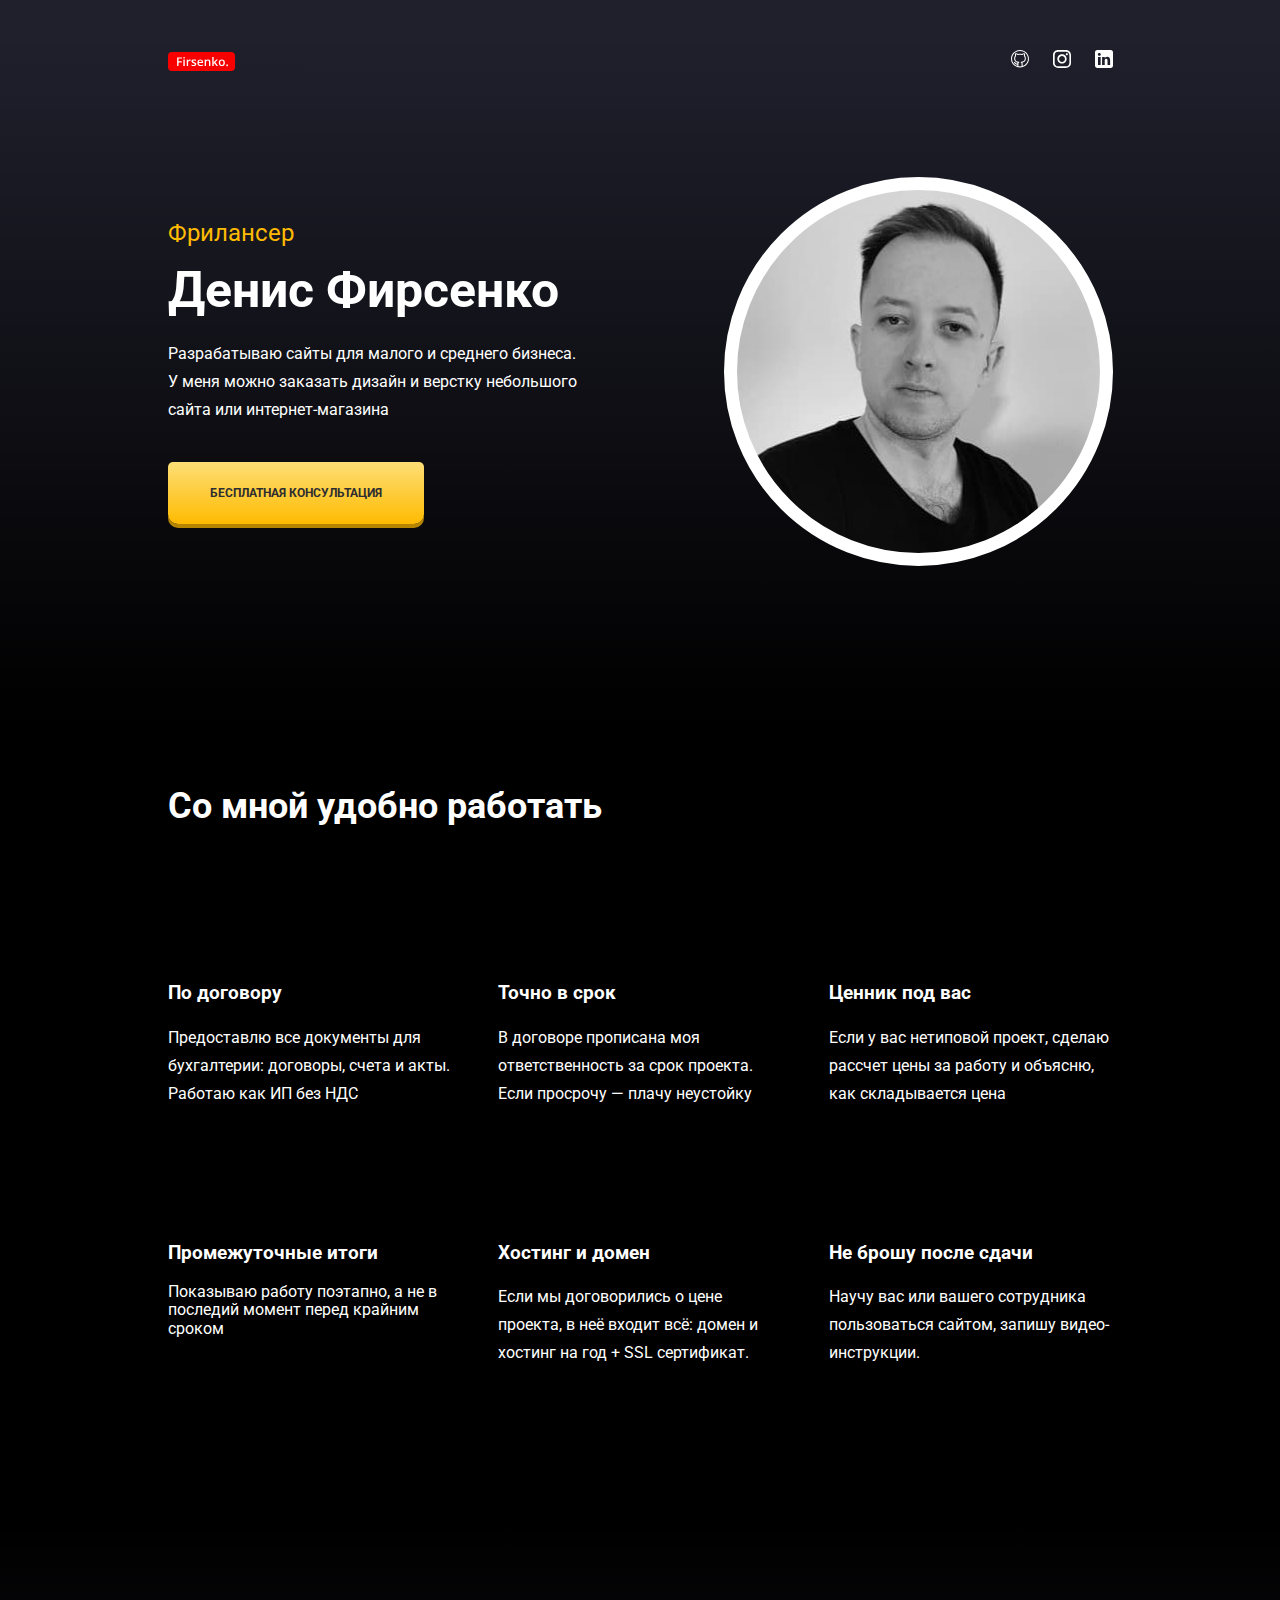
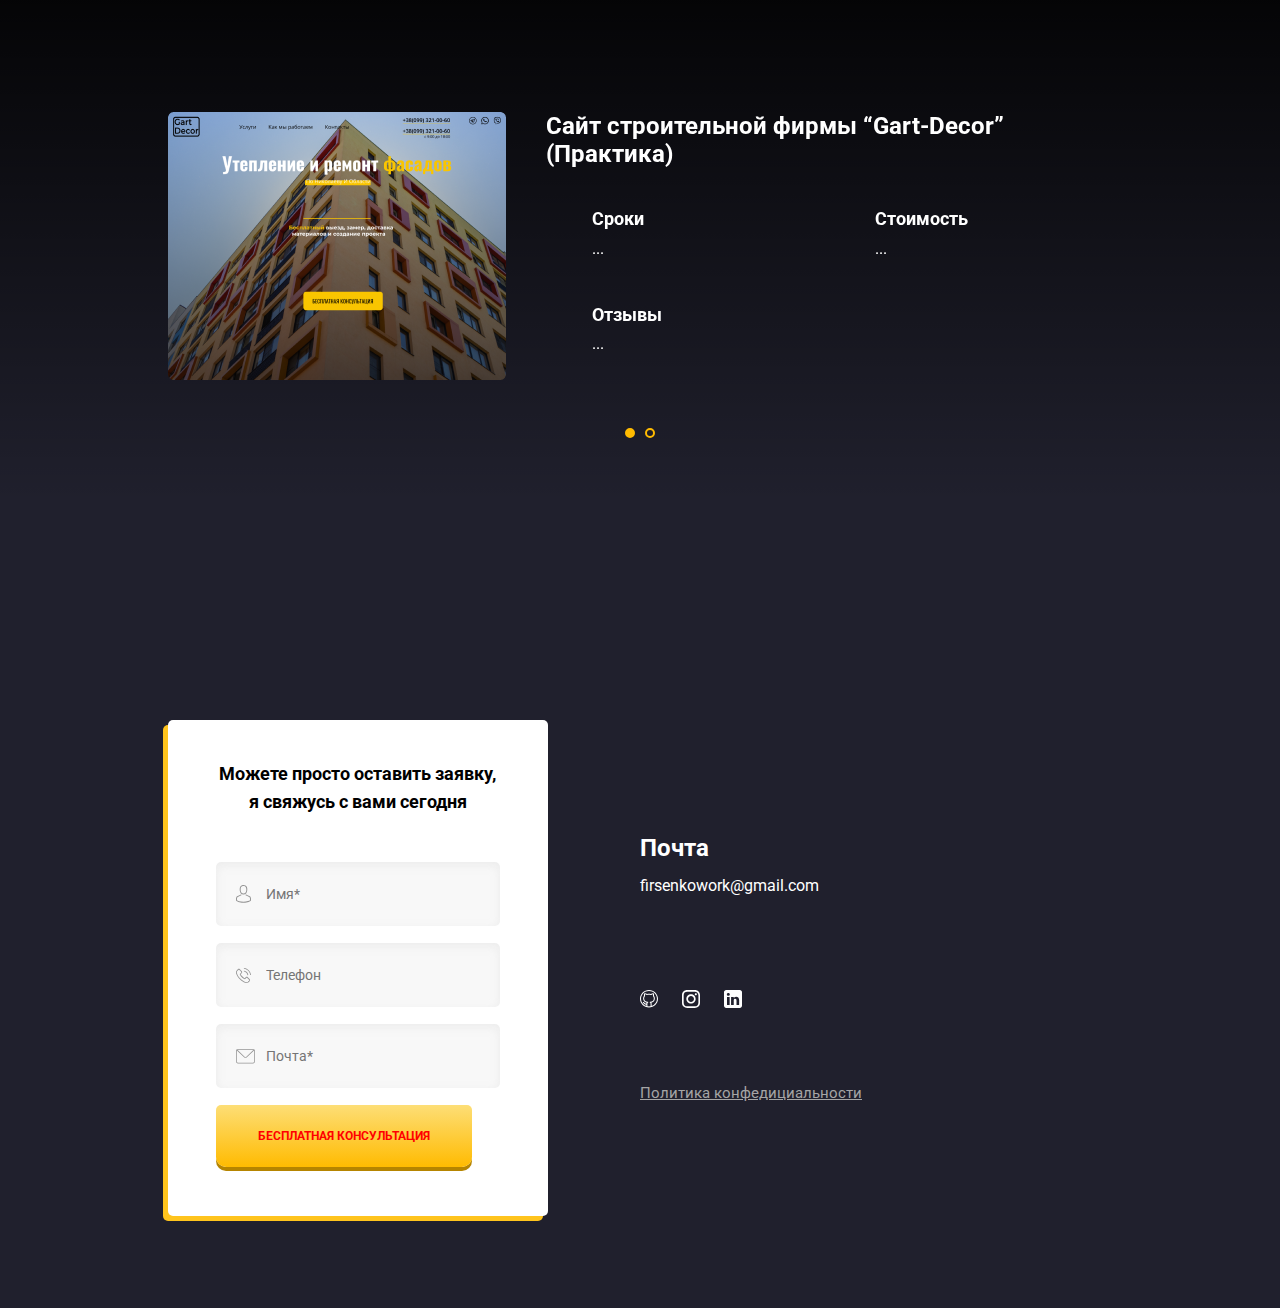
<file: index.html>
<!DOCTYPE html>
<html lang="ru">
  <head>
    <meta charset="UTF-8" />
    <meta http-equiv="X-UA-Compatible" content="IE=edge" />
    <meta name="viewport" content="width=device-width, initial-scale=1.0" />
    <title>Денис Фирсенко - фрилансер и веб разработчик</title>
    <link rel="preconnect" href="https://fonts.googleapis.com" />
    <link rel="preconnect" href="https://fonts.gstatic.com" crossorigin />
    <link href="https://fonts.googleapis.com/css2?family=Roboto:wght@400;700&display=swap" rel="stylesheet" />
    <link rel="stylesheet" href="css/swiper-bundle.min.css " />
    <link rel="stylesheet" href="css/animate.min.css" />
    <link rel="shortcut icon" href="img/favicon.ico" />
    <link rel="stylesheet" href="css/style.css" />
  </head>
  <body>
    <header class="hero">
      <div class="container">
        <div class="hero-header">
          <img src="img\logo.svg" alt="GLO Academy" class="logo" />
          <div class="social-links">
            <a target="_blank" href="https://github.com/firsenkowork" class="social-link"><img src="img\social\github.svg" alt="github" /></a>
            <a target="_blank" href="https://www.instagram.com/denisfirsenko/" class="social-link"
              ><img src="img\social\instagram.svg" alt="instagram"
            /></a>
            <a target="_blank" href="https://www.linkedin.com/in/denis-firsenko-207407227/" class="social-link"
              ><img src="img\social\linkedin.svg" alt="linkedin" />
            </a>
          </div>
          <!-- /.social-links -->
        </div>
        <!-- /.hero-header -->

        <!-- / HERO -->
        <div class="hero-content">
          <div class="hero-text">
            <span class="hero-subtitle wow fadeInRight">Фрилансер</span>
            <h1 class="hero-title wow fadeInRight">Денис Фирсенко</h1>
            <p class="hero-description">
              Разрабатываю сайты для малого и среднего бизнеса. У меня можно заказать дизайн и верстку небольшого сайта или интернет-магазина
            </p>
            <button class="button hero-button wow fadeInUp" data-toggle="modal" data-wow-delay="0.5s">
              <div class="hero-button__text">Бесплатная консультация</div>
            </button>
          </div>
          <!-- /.hero-text -->
          <div class="hero-avatar"></div>
          <!-- /.hero-avater -->
        </div>
        <!-- /.hero-content -->
      </div>
      <!-- /.container -->
    </header>
    <!-- /.header -->

    <!-- /FEATURES -->
    <main>
      <section class="features section">
        <div class="container">
          <h2 class="section-title">Со мной удобно работать</h2>
          <div class="features-block">
            <div class="features-item">
              <img src="/img/icons/offer.svg" alt="Icons:offer" class="features-image wow fadeInDown" />
              <h3 class="feature-title">По договору</h3>
              <p class="features-text">Предоставлю все документы для бухгалтерии: договоры, счета и акты. Работаю как ИП без НДС</p>
            </div>
            <div class="features-item">
              <img src="/img/icons/deadline.svg" alt="Icons:deadline" class="features-image wow fadeInDown" />
              <h3 class="feature-title">Точно в срок</h3>
              <p class="features-text">В договоре прописана моя ответственность за срок проекта. Если просрочу — плачу неустойку</p>
            </div>
            <div class="features-item">
              <img src="/img/icons/agreement.svg" alt="Icon:agreement" class="features-image wow fadeInDown" />
              <h3 class="feature-title">Ценник под вас</h3>
              <p class="features-text">Если у вас нетиповой проект, сделаю рассчет цены за работу и объясню, как складывается цена</p>
            </div>
            <div class="features-item">
              <img src="/img/icons/steps.svg" alt="Icons:steps" class="features-image wow fadeInDown" />
              <h3 class="feature-title">Промежуточные итоги</h3>
              <p class="features-text"></p>
              Показываю работу поэтапно, а не в последий момент перед крайним сроком
            </div>
            <div class="features-item">
              <img src="/img/icons/storage.svg" alt="Icons:storage" class="features-image wow fadeInDown" />
              <h3 class="feature-title">Хостинг и домен</h3>
              <p class="features-text">Если мы договорились о цене проекта, в неё входит всё: домен и хостинг на год + SSL сертификат.</p>
            </div>
            <div class="features-item">
              <img src="/img/icons/conversation.svg" alt="Icon:conversation" class="features-image wow fadeInDown" />
              <h3 class="feature-title">Не брошу после сдачи</h3>
              <p class="features-text">Научу вас или вашего сотрудника пользоваться сайтом, запишу видео-инструкции.</p>
            </div>
          </div>
          <!-- /.features-block -->
        </div>
        <!-- /.container -->
      </section>
      <!-- /.features -->

      <!-- /. CЛАЙДЕР -->
      <section class="section projects">
        <div class="container">
          <h2 class="section-title wow fadeInDown">Последние проекты</h2>

          <div class="swiper projects-slider">
            <div class="swiper-wrapper">
              <!-- Slides -->
              <div class="swiper-slide projects-slide">
                <a target="_blank" href="https://firsenkowork.github.io/GartDecor/"
                  ><img src="/img/Gartdecor.png" alt="Сайт строительной фирмы “Gartdecor”" class="projects-image img"
                /></a>
                <div class="projects-text">
                  <a target="_blank" href="https://firsenkowork.github.io/GartDecor/" class="projects-link"
                    ><h3 class="projects-title">Сайт строительной фирмы “Gart-Decor” (Практика)</h3></a
                  >
                  <div class="projects-time">
                    <img src="/img/icons/slide/time-icon.svg" alt="icon:time-icon" class="projects-icon wow fadeInUp" />
                    <div class="projects-description">
                      <h4 class="projects-subtitle">Сроки</h4>
                      <p class="projects-paragraph">...</p>
                    </div>
                  </div>
                  <!-- /.project-time -->
                  <div class="projects-cost">
                    <img src="/img/icons/slide/cost-icon.svg" alt="icon:cost-icon" class="projects-icon wow fadeInUp" />
                    <div class="projects-description">
                      <h4 class="projects-subtitle">Стоимость</h4>
                      <p class="projects-paragraph">...</p>
                    </div>
                  </div>
                  <!-- /.project-cost -->
                  <div class="projects-feedback">
                    <img src="/img/icons/slide/feedback-icon.svg" alt="icon:feedback-icon" class="projects-icon wow fadeInUp" />
                    <div class="projects-description">
                      <h4 class="projects-subtitle">Отзывы</h4>
                      <p class="projects-paragraph">...</p>
                    </div>
                  </div>
                  <!-- /.project-feedback -->
                </div>
                <!-- /.project-text -->
              </div>

              <div class="swiper-slide projects-slide">
                <a target="_blank" href="https://firsenkowork.github.io/design/"
                  ><img src="/img/design.png" alt="Сайт “Дизайн”" class="projects-image img"
                /></a>
                <div class="projects-text">
                  <a target="_blank" href="https://firsenkowork.github.io/design/" class="projects-link"
                    ><h3 class="projects-title">Сайт "Дизайн" (Практика)</h3></a
                  >
                  <div class="projects-time">
                    <img src="/img/icons/slide/time-icon.svg" alt="icon:time-icon" class="projects-icon" />
                    <div class="projects-description">
                      <h4 class="projects-subtitle">Сроки</h4>
                      <p class="projects-paragraph">...</p>
                    </div>
                  </div>
                  <!-- /.project-time -->
                  <div class="projects-cost">
                    <img src="/img/icons/slide/cost-icon.svg" alt="icon:cost-icon" class="projects-icon" />
                    <div class="projects-description">
                      <h4 class="projects-subtitle">Стоимость</h4>
                      <p class="projects-paragraph">...</p>
                    </div>
                  </div>
                  <!-- /.project-cost -->
                  <div class="projects-feedback">
                    <img src="/img/icons/slide/feedback-icon.svg" alt="icon:feedback-icon" class="projects-icon" />
                    <div class="projects-description">
                      <h4 class="projects-subtitle">Отзывы</h4>
                      <p class="projects-paragraph">...</p>
                    </div>
                  </div>
                  <!-- /.project-feedback -->
                </div>
                <!-- /.project-text -->
              </div>
            </div>
            <!-- /.wrapper -->
            <div class="projects-pagination"></div>
          </div>
          <!--/.swiper projects-slider  -->
        </div>
        <!-- /.container -->
      </section>
    </main>

    <!-- /FOOTER -->
    <footer class="section">
      <div class="container">
        <h2 class="section-title wow fadeInDown">Свяжитесь со мной</h2>

        <div class="contacts-block">
          <form action="sand.php" method="POST" class="contacts-form form">
            <h4 class="contacts-form__title">Можете просто оставить заявку, я свяжусь с вами сегодня</h4>
            <input type="text" class="input input-name" placeholder="Имя*" name="name" required />
            <input type="phone" class="input input-phone" placeholder="Телефон" name="phone" />
            <input type="email" class="input input-mail" placeholder="Почта*" name="email" required />
            <button class="button form-button" type="submit">Бесплатная консультация</button>
          </form>
          <!-- /.contacts-form -->
          <div class="contacts-text">
            <div class="contacts-data">
              <!-- <div class="contacts-phone">
                <h4 class="contacts-title">WhatsApp</h4>
                <a href="tel:+48795787706" class="contacts-link">+48 000-000-000</a>
              </div> -->
              <!-- /.contacts-phone -->
              <div class="contacts-mail">
                <h4 class="contacts-title">Почта</h4>
                <a target="_blank" href="mailto:firsenkowork@gmail.com" class="contacts-link">firsenkowork@gmail.com</a>
              </div>
              <!-- /.contacts-mail -->
              <!-- <div class="contacts-social">
                <h4 class="contacts-title">Coцсети</h4>
                <a href="#" class="contacts-link">t.me/ivanov</a>
                <a href="#" class="contacts-link">vk.me/ivanov</a>
                <a href="#" class="contacts-link">fb.me/ivanov</a>
              </div> -->
              <!-- /.contacts-social -->
            </div>
            <!-- /.contatcs-data -->
            <div class="social-links">
              <a target="_blank" href="https://github.com/firsenkowork" class="social-link"><img src="img\social\github.svg" alt="github" /></a>
              <a target="_blank" href="https://www.instagram.com/denisfirsenko/" class="social-link"
                ><img src="img\social\instagram.svg" alt="instagram"
              /></a>
              <a target="_blank" href="https://www.linkedin.com/in/denis-firsenko-207407227/" class="social-link"
                ><img src="img\social\linkedin.svg" alt="linkedin" />
              </a>
            </div>
            <!-- /.social-links -->

            <a href="#" class="contacts-policy">Политика конфедициальности</a>
          </div>
          <!-- /.contacts-taxt -->
        </div>
        <!-- /.contacts-block -->
      </div>
      <!-- /.container -->
    </footer>

    <div class="modal">
      <div class="modal-overlay"></div>
      <div class="modal-dialog">
        <a href="#" class="modal-close">
          <img src="img/icons/close.svg" alt="icon:image" />
        </a>
        <form action="sand.php" method="POST" class="modal-form form">
          <h4 class="modal-form__title">Можете просто оставить заявку, я свяжусь с вами сегодня</h4>
          <input type="text" class="modal-input modal-input__name" placeholder="Ваше имя*" minlength="3" name="name" required />
          <input type="tel" class="modal-input modal-input__phone" data-tel-input maxlength="18" placeholder="Ваш телефон" name="phone" />
          <input type="email" class="modal-input modal-input__mail" placeholder="Почта*" name="email" required />
          <button class="button modal-button">Отправить</button>
        </form>
      </div>
    </div>
    <!-- /.modal -->

    <script src="js/swiper-bundle.min.js"></script>
    <script src="js/wow.min.js"></script>
    <script src="js/jquery-3.6.0.min.js"></script>
    <script src="js/jquery.validate.min.js"></script>
    <script src="js/main.js"></script>
  </body>
</html>
</file>
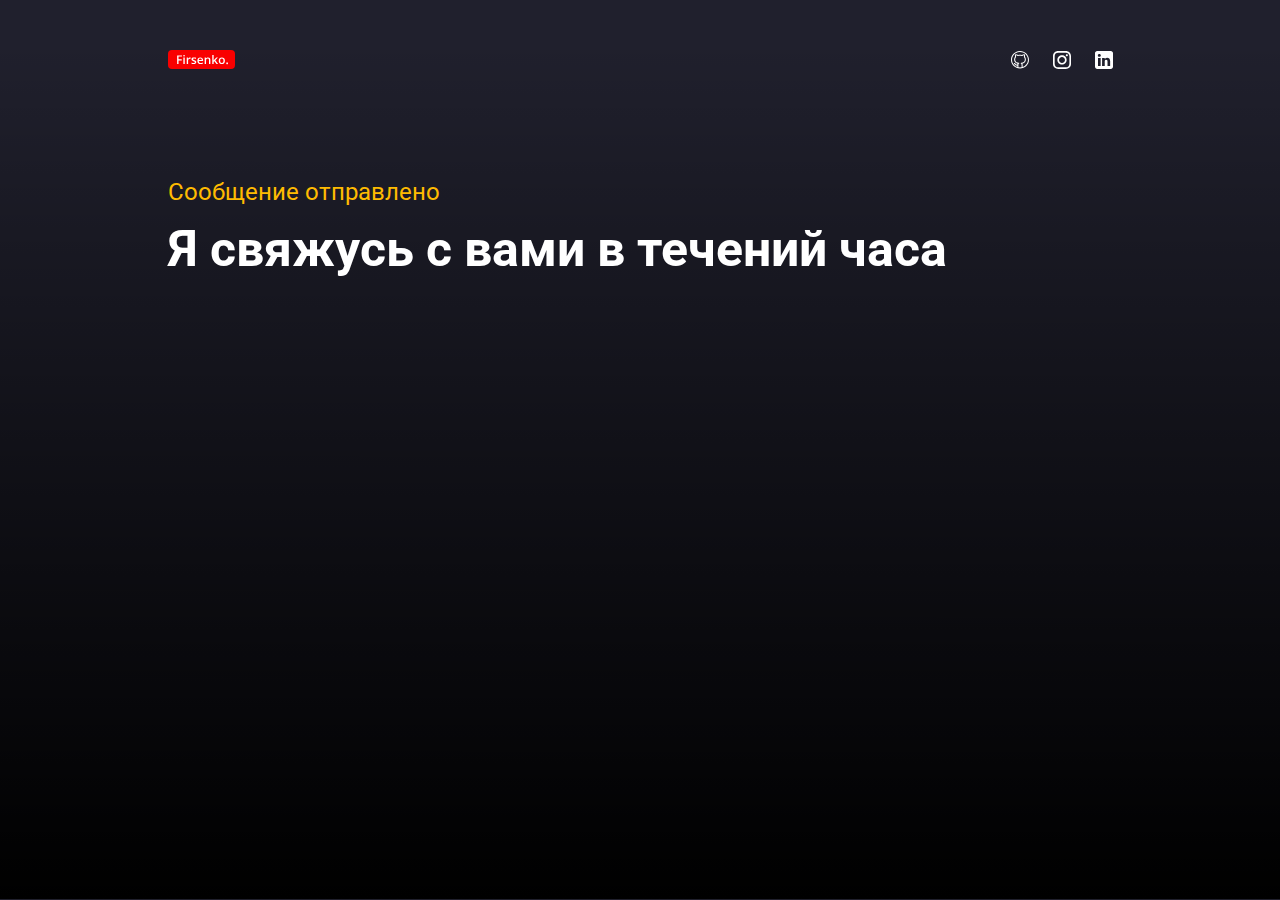
<file: thankyou.html>
<!DOCTYPE html>
<html lang="ru">
  <head>
    <meta charset="UTF-8" />
    <meta http-equiv="X-UA-Compatible" content="IE=edge" />
    <meta name="viewport" content="width=device-width, initial-scale=1.0" />
    <link rel="stylesheet" href="css/style.css" />
    <title>Денис Фирсенко - фрилансер и веб разработчик</title>
    <link rel="preconnect" href="https://fonts.googleapis.com" />
    <link rel="preconnect" href="https://fonts.gstatic.com" crossorigin />
    <link href="https://fonts.googleapis.com/css2?family=Roboto:wght@400;700&display=swap" rel="stylesheet" />
    <link rel="stylesheet" href="css/swiper-bundle.min.css " />
    <link rel="stylesheet" href="css/animate.min.css" />
    <link rel="stylesheet" href="css/style.css" />
    <link rel="shortcut icon" href="img/favicon.ico">
  </head>
  <body>
    <header class="page">
      <div class="container">
        <div class="hero-header">
          <a href="index.html">
            <img src="img\logo.svg" alt="GLO Academy" class="logo" /> 
          </a>
          <div class="social-links">
            <a target="_blank" href="https://github.com/firsenkowork" class="social-link"><img src="img\social\github.svg" alt="github" /></a>
            
            <a target="_blank" href="https://www.instagram.com/denisfirsenko/" class="social-link"><img src="img\social\instagram.svg" alt="instagram" /></a>
            <a target="_blank" href="https://www.linkedin.com/in/denis-firsenko-207407227/" class="social-link"
              ><img src="img\social/linkedin.svg" alt="linkedin" />
            </a>
          </div>
          <!-- /.social-links -->
        </div>
        <!-- /.hero-header -->

        <!-- / HERO -->
        <div class="hero-content">
          <div class="hero-text">
            <span class="hero-subtitle wow fadeInRight">Сообщение отправлено</span>
            <h1 class="hero-title wow fadeInRight">Я свяжусь с вами в течений часа</h1>
          </div>
          <!-- /.hero-text -->
        </div>
        <!-- /.hero-content -->
      </div>
      <!-- /.container -->
    </header>
    <!-- /.header -->

    <script src="js/swiper-bundle.min.js"></script>
    <script src="js/wow.min.js"></script>
    <script src="js/jquery-3.6.0.min.js"></script>
    <script src="js/jquery.validate.min.js"></script>
    <script src="js/main.js"></script>
  </body>
</html>
</file>
<file: css/style.css>
*{box-sizing:border-box}body{background-color:#20202D;color:#fff;margin:0;font-family:'Roboto', sans-serif}button{text-decoration:none;color:#2E2E30}.invalid{color:#FFBB01;border-bottom:1px solid #FFBB01}.container{width:90%;max-width:945px;margin:auto}.section{padding-top:64px;padding-bottom:92px}.section-title{font-weight:bold;font-size:36px;line-height:42px;margin:0;margin-bottom:84px}.button{background:linear-gradient(180deg, #FDDE76 0%, #FFBB01 100%);text-decoration:none;box-shadow:0px 4px 0px #B68500;border:none;border-radius:5px 5px 10px 10px;padding:24px 42px;font-size:12px;line-height:14px;font-weight:bold;text-transform:uppercase;top:0;position:relative;transition-duration:0.5s}.button:hover{top:1px;background:linear-gradient(180deg, #FEA725 0%, #FFBB01 100%);box-shadow:0px 0px 0px;border-radius:5px 5px 5px 5px;transition-duration:0.5s}/*! normalize.css v8.0.1 | MIT License | github.com/necolas/normalize.css */html{line-height:1.15;-webkit-text-size-adjust:100%}body{margin:0}main{display:block}h1{font-size:2em;margin:0.67em 0}hr{box-sizing:content-box;height:0;overflow:visible}pre{font-family:monospace, monospace;font-size:1em}a{background-color:transparent}abbr[title]{border-bottom:none;text-decoration:underline;text-decoration:underline dotted}b,strong{font-weight:bolder}code,kbd,samp{font-family:monospace, monospace;font-size:1em}small{font-size:80%}sub,sup{font-size:75%;line-height:0;position:relative;vertical-align:baseline}sub{bottom:-0.25em}sup{top:-0.5em}img{border-style:none}button,input,optgroup,select,textarea{font-family:inherit;font-size:100%;line-height:1.15;margin:0}button,input{overflow:visible}button,select{text-transform:none}button,[type="button"],[type="reset"],[type="submit"]{-webkit-appearance:button}button::-moz-focus-inner,[type="button"]::-moz-focus-inner,[type="reset"]::-moz-focus-inner,[type="submit"]::-moz-focus-inner{border-style:none;padding:0}button:-moz-focusring,[type="button"]:-moz-focusring,[type="reset"]:-moz-focusring,[type="submit"]:-moz-focusring{outline:1px dotted ButtonText}fieldset{padding:0.35em 0.75em 0.625em}legend{box-sizing:border-box;color:inherit;display:table;max-width:100%;padding:0;white-space:normal}progress{vertical-align:baseline}textarea{overflow:auto}[type="checkbox"],[type="radio"]{box-sizing:border-box;padding:0}[type="number"]::-webkit-inner-spin-button,[type="number"]::-webkit-outer-spin-button{height:auto}[type="search"]{-webkit-appearance:textfield;outline-offset:-2px}[type="search"]::-webkit-search-decoration{-webkit-appearance:none}::-webkit-file-upload-button{-webkit-appearance:button;font:inherit}details{display:block}summary{display:list-item}template{display:none}[hidden]{display:none}.hero{padding-top:50px;padding-bottom:155px;background:linear-gradient(0.01deg, #000 .01%, rgba(0,0,0,0) 95.44%)}.hero-header{display:flex;justify-content:space-between;align-items:center;margin-bottom:105px}.hero-content{display:flex;justify-content:space-between;align-items:center}.hero-subtitle{display:inline-block;font-size:24px;line-height:28px;color:#FFBB01;margin-bottom:14px}.hero-title{font-weight:bold;font-size:50px;line-height:59px;margin-top:0px;margin-bottom:20px}.hero-description{font-size:16px;line-height:28px;max-width:420px;margin:0;margin-bottom:38px}.hero-avatar{width:389px;height:389px;background-color:#fff;border-radius:50%;background-image:url("../img/avatar.jpg");background-repeat:no-repeat;background-position:center top;border:13px solid #fff}.hero-button__text{color:#2E2E30}.social-link{margin-left:20px}.social-link:first-child{margin-left:0}.features{background:#000000}.features-block{display:flex;flex-wrap:wrap;justify-content:space-between}.features-item{flex-basis:30%;margin-bottom:63px}.features-image{display:block;margin-bottom:22px}.features-title{font-weight:bold;font-size:24px;line-height:28px;margin:0;margin-bottom:16px}.features-text{font-weight:normal;font-size:16px;line-height:28px;margin:0}.projects{background:linear-gradient(180deg, #000 0%, rgba(0,0,0,0) 95.44%)}.projects-slide{display:flex;align-items:flex-start;justify-content:space-between}.projects-pagination{display:flex;align-items:center;justify-content:center;margin-top:44px}.projects-bullet{display:inline-block;width:10px;height:10px;border:2px solid #FFBB01;border-radius:50%;margin-left:5px;margin-right:5px}.projects-bullet__active{background-color:#FFBB01}.projects-text{flex-basis:60%;display:flex;flex-wrap:wrap}.projects-link{text-decoration:none;color:inherit}.projects-title{flex-basis:100%;font-weight:bold;font-size:24px;line-height:28px;margin:0;margin-bottom:41px}.projects-time,.projects-cost{flex-basis:50%;margin-bottom:44px}.projects-time,.projects-cost,.projects-feedback{display:flex;align-items:flex-start}.projects-subtitle{font-weight:bold;font-size:18px;line-height:21p;margin:0;margin-bottom:7px}.projects-paragraph{font-weight:normal;font-size:16px;line-height:150%;margin:0}.projects-icon{margin-right:16px}.contacts-block{display:flex;justify-content:space-between;align-items:center}.contacts-text{flex-basis:50%}.contacts-form{background:#FFFFFF;box-shadow:-5px 5px 0px #FFC41D;border-radius:5px;max-width:380px;padding-top:40px;padding-left:48px;padding-right:48px;padding-bottom:49px}.contacts-form__title{font-weight:bold;font-size:18px;line-height:28px;text-align:center;color:#000000;margin:0;margin-bottom:29px}.contacts-title{font-weight:bold;font-size:24px;line-height:28px;margin:0;margin-bottom:15px}.contacts-data{display:flex;flex-wrap:wrap;margin-bottom:42px}.contacts-phone,.contacts-mail{flex-basis:50%;margin-bottom:53px}.contacts-social{flex-basis:100%}.contacts-link{text-decoration:none;color:inherit;margin-right:37px}.contacts-link:hover{text-decoration:underline}.contacts-policy{display:inline-block;font-weight:normal;font-size:15px;line-height:18px;text-decoration-line:underline;color:#A5A5A5;margin-top:72px}.form-button{margin-top:17px;color:red}.input{background:#F8F8F8;border:none;box-shadow:inset 0px 3px 10px rgba(199,199,199,0.25);border-radius:5px;padding:18px 20px;padding-left:50px;width:100%;font-weight:normal;font-size:14px;line-height:28px;margin-top:17px}.input-name{background-image:url(../img/icons/user.svg);background-repeat:no-repeat;background-position:center left 20px}.input-phone{background-image:url(../img/icons/phone.svg);background-repeat:no-repeat;background-position:center left 20px}.input-mail{background-image:url(../img/icons/mail.svg);background-repeat:no-repeat;background-position:center left 20px}.page{padding-top:50px;padding-bottom:600px;background:linear-gradient(0.01deg, #000 .01%, rgba(0,0,0,0) 95.44%)}.page-header{display:flex;justify-content:space-between;align-items:center;margin-bottom:105px}.page-content{display:flex;justify-content:space-between;align-items:center}.page-subtitle{display:inline-block;font-size:24px;line-height:28px;color:#FFBB01;margin-bottom:14px}.page-title{font-weight:bold;font-size:50px;line-height:59px;margin-top:0px;margin-bottom:20px}.social-link{margin-left:20px}.social-link:first-child{margin-left:0}.modal-form{background:#FFFFFF;box-shadow:-5px 5px 0px #FFC41D;border-radius:5px;max-width:380px;padding-top:40px;padding-left:48px;padding-right:48px;padding-bottom:49px}.modal-form__title{font-weight:bold;font-size:18px;line-height:28px;text-align:center;color:#000000;margin:0;margin-bottom:29px}.modal-input{background:#F8F8F8;border:none;box-shadow:inset 0px 3px 10px rgba(199,199,199,0.25);border-radius:5px;padding:18px 20px;padding-left:50px;width:100%;font-weight:normal;font-size:14px;line-height:28px;margin-top:17px}.modal-input__name{background-image:url(../img/icons/user.svg);background-repeat:no-repeat;background-position:center left 20px}.modal-input__phone{background-image:url(../img/icons/phone.svg);background-repeat:no-repeat;background-position:center left 20px}.modal-input__mail{background-image:url(../img/icons/mail.svg);background-repeat:no-repeat;background-position:center left 20px}.modal-overlay{position:fixed;left:0;right:0;top:0;bottom:0;background-color:rgba(0,143,223,0.39);z-index:100;visibility:hidden;opacity:0}.modal-overlay--visible{visibility:visible;opacity:1}.modal-dialog{position:fixed;top:50%;left:50%;transform:translate(-50%, -50%);z-index:101;visibility:hidden;opacity:0}.modal-dialog--visible{visibility:visible;opacity:1}.modal-close{display:block;margin-left:100%;margin-bottom:10px;bottom:50px;text-decoration:none;cursor:pointer}.modal-button{margin-top:17px;width:100%}@media (max-width: 1100px){.hero-avatar{width:300px;height:300px;border:10px solid #fff}}@media (max-width: 850px){.hero-text{order:1;text-align:center}.hero-content{flex-direction:column}.hero-avatar{order:0;margin-bottom:17px}.features-item{flex-basis:45%}.projects-slide{flex-direction:column}.projects-image{margin-bottom:46px}.contacts-block{flex-direction:column;align-items:center}.contacts-form{margin-bottom:58px}.modal-form{min-width:325px;padding-left:15px;padding-right:15px}}@media (max-width: 564px){.social-links{margin-left:5px}.hero{padding-bottom:75px}.hero-avatar{width:113px;height:113px;border-width:3px;background-size:cover;background-position:center top}.hero-header{margin-bottom:38px}.hero-subtitle{font-size:16px;line-height:27px;margin-bottom:4px}.hero-title{font-size:24px;line-height:28px;margin-bottom:14px}.hero-description{font-size:14px;line-height:140%;margin-bottom:34px}.hero-button{width:231px;height:44px;font-size:10px;line-height:12px;padding:14px 24px}.section{padding-top:60px 0px}.section-title{font-size:19px;line-height:22px;margin-bottom:60px}.features-item{flex-basis:100%;margin-bottom:30px}.features-title{font-size:18px;line-height:28px}.features-text{font-size:14px;line-height:28px}.projects-image{max-width:100%}.projects-title{font-size:18px;line-height:150%}.projects-time,.projects-cost,.projects-feedback{flex-basis:100%;margin-bottom:30px}.projects-paragraph{font-size:14px;line-height:150%}.contacts-phone,.contacts-mail{flex-basis:100%;margin-bottom:30px}.contacts-form{padding:40px 19px}.contacts-form__title{font-size:15px;line-height:140%}.contacts-form-button{font-size:10px;line-height:28px}.contacts-title{font-size:18px;line-height:21px}.contacts-links{font-size:14px;line-height:16px}.modal-form{min-width:325px;padding-left:15px;padding-right:15px}}@media (max-width: 450px){.contacts-link{display:block;margin-bottom:13px}.modal-form{min-width:325px;padding-left:15px;padding-right:15px}}
/*# sourceMappingURL=style.css.map */
</file>
